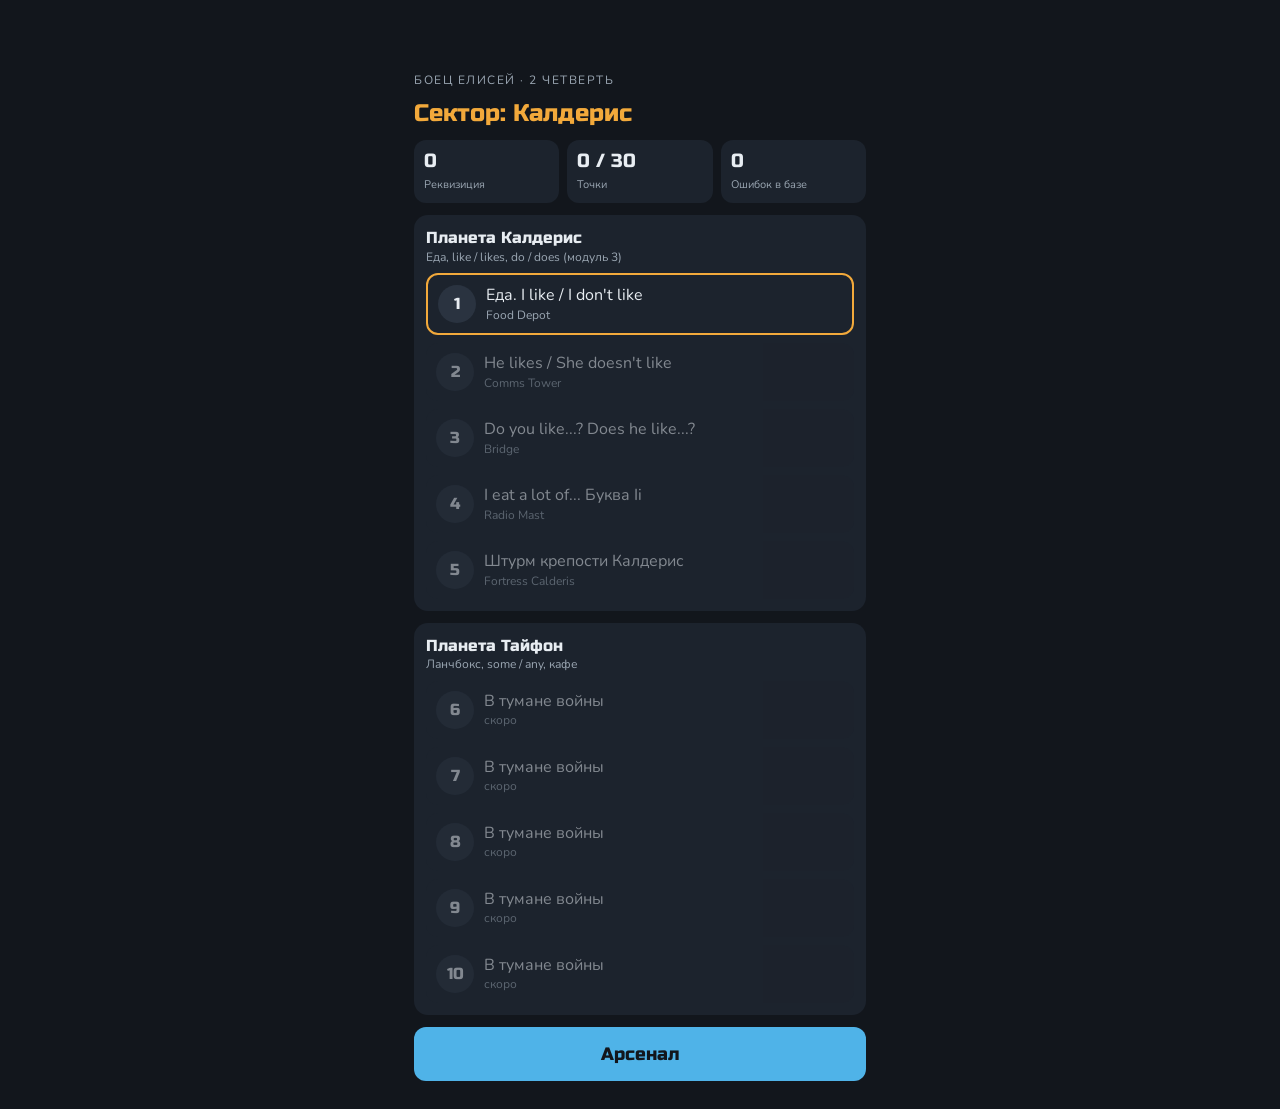
<file: index.html>
<!doctype html>
<html lang="ru">
<head>
<meta charset="utf-8">
<meta name="viewport" content="width=device-width,initial-scale=1,viewport-fit=cover">
<meta name="theme-color" content="#12161C">
<link rel="preconnect" href="https://fonts.googleapis.com"><link rel="stylesheet" href="https://fonts.googleapis.com/css2?family=Russo+One&family=Nunito:wght@400;700&display=swap">
<title>Миссия: 2 четверть</title>
<script>window.M2_VERSION='2';document.write('<link rel="stylesheet" href="game/style.css?v='+window.M2_VERSION+'">');</script>
</head>
<body>
<div id="app"></div>
<script>document.write('<script src="game/engine.js?v='+window.M2_VERSION+'"><\/script>');</script>
</body>
</html>
</file>
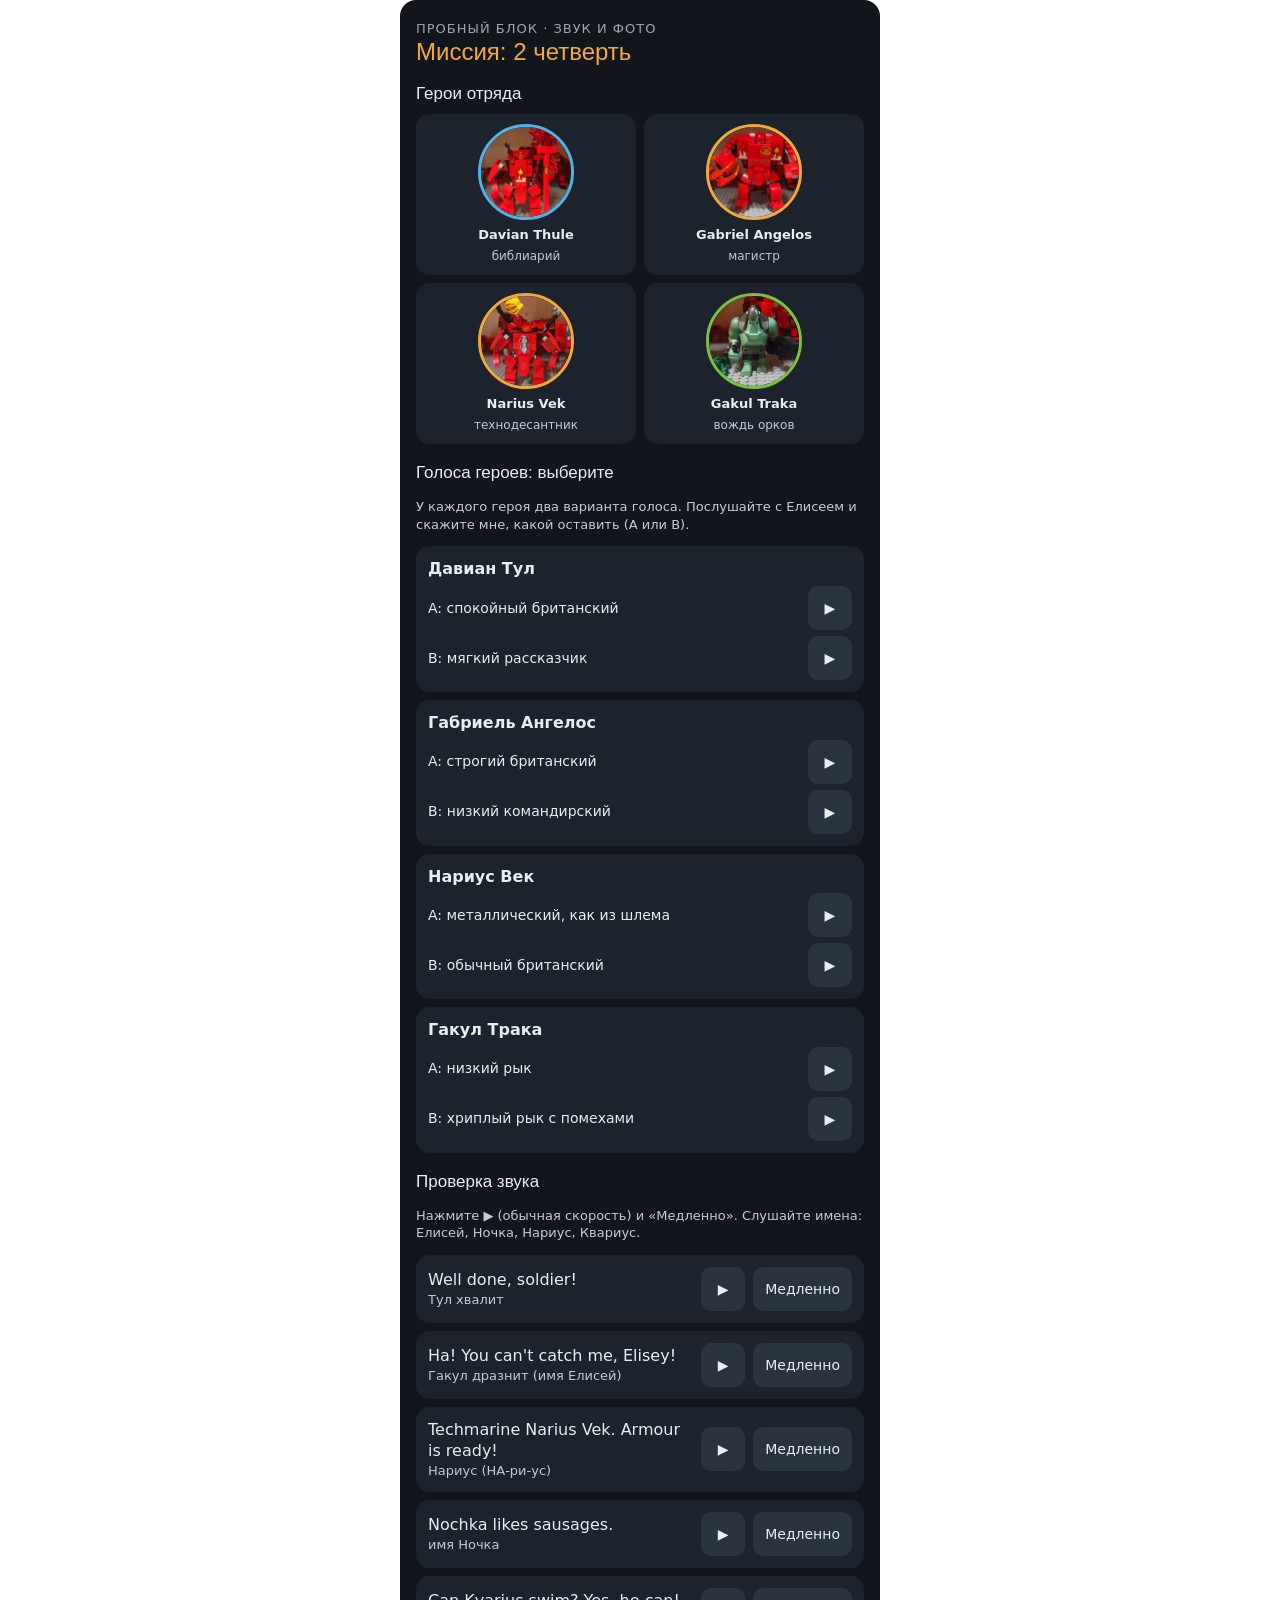
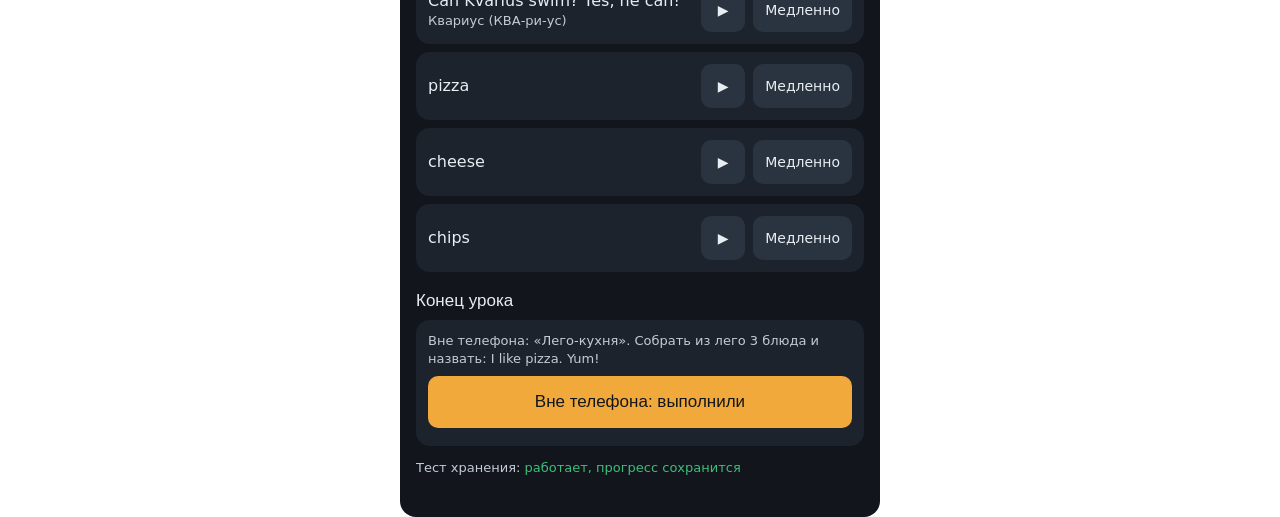
<file: pilot/index.html>
<!doctype html><html lang="ru"><head><meta charset="utf-8"><meta name="viewport" content="width=device-width,initial-scale=1"><title>Миссия: 2 четверть (проба)</title></head><body style="margin:0;background:#fff"><div id="m2"></div><script src="pilot.js?v=3"></script></body></html>
</file>
<file: game/style.css>
:root{--bg:#12161C;--panel:#1C232D;--panel2:#232C38;--line:#2A3340;--text:#E8EDF2;--muted:#9AA6B2;--soft:#C3CCD5;--gold:#F2A93B;--blue:#4FB3E8;--green:#3DBE7A;--ork:#7BC043;--red:#F07167}
*{box-sizing:border-box;-webkit-tap-highlight-color:transparent}
html,body{margin:0;background:var(--bg);color:var(--text);font-family:Nunito,system-ui,-apple-system,"Segoe UI",Roboto,sans-serif;line-height:1.35}
#app{max-width:480px;margin:0 auto;min-height:100vh;padding:14px 14px 28px;display:flex;flex-direction:column;gap:12px}
h1,h2,.hd{font-family:"Russo One",Impact,"Arial Black",sans-serif;font-weight:400;margin:0}
h1{font-size:24px;color:var(--gold);line-height:1.15}
h2{font-size:18px}
.sub{font-size:12px;color:var(--muted);letter-spacing:1.5px;text-transform:uppercase}
.note{font-size:14px;color:var(--soft)}
.card{background:var(--panel);border-radius:14px;padding:12px}
.row{display:flex;align-items:center;gap:8px}
.grow{flex:1;min-width:0}
button,.btn{font-family:inherit;font-size:15px;border:0;border-radius:12px;min-height:46px;padding:0 14px;cursor:pointer;color:var(--text);background:var(--line);text-decoration:none;display:inline-flex;align-items:center;justify-content:center;gap:6px}
button:active{transform:scale(.98)}
.big{width:100%;min-height:54px;font-family:"Russo One",Impact,sans-serif;font-size:18px;background:var(--gold);color:#12161C}
.big.blue{background:var(--blue)}
.big.green{background:var(--green);color:#0d1f15}
.big:disabled{opacity:.45}
.ico{width:46px;padding:0;flex:0 0 46px}
.topbar{display:flex;align-items:center;gap:8px;padding-right:0}
.prog{height:8px;border-radius:4px;background:var(--line);overflow:hidden}
.prog i{display:block;height:100%;background:var(--gold);transition:width .3s}
.stats{display:grid;grid-template-columns:repeat(3,minmax(0,1fr));gap:8px}
.stat{background:var(--panel);border-radius:12px;padding:8px 10px}
.stat b{display:block;font-family:"Russo One",Impact,sans-serif;font-size:19px;font-weight:400}
.stat span{font-size:11px;color:var(--muted)}
.hero{display:flex;gap:10px;align-items:flex-start}
.hero img{width:56px;height:56px;border-radius:50%;object-fit:cover;border:3px solid var(--blue);flex:0 0 56px;background:#000}
.hero.ork img{border-color:var(--ork)} .hero.gold img{border-color:var(--gold)}
.say{background:var(--panel2);border-radius:4px 14px 14px 14px;padding:9px 12px;flex:1}
.say .who{font-size:12px;color:var(--blue)} .hero.ork .who{color:var(--ork)} .hero.gold .who{color:var(--gold)}
.say .en{font-size:16px} .say .ru{font-size:13px;color:var(--soft)}
.q{font-family:"Russo One",Impact,sans-serif;font-size:21px;line-height:1.25}
.choices{display:grid;gap:8px}
.choices.two{grid-template-columns:repeat(2,minmax(0,1fr))}
.choice{min-height:56px;font-size:17px;background:var(--panel);border:2px solid var(--line);justify-content:center;text-align:center;padding:6px 10px}
.choice.pic{font-size:44px;min-height:84px}
.choice.ok{border-color:var(--green);background:#173326}
.choice.no{border-color:var(--red);background:#2a1e22}
.letters{display:flex;flex-wrap:wrap;gap:8px;justify-content:center}
.letter{min-width:46px;font-size:20px;font-family:"Russo One",Impact,sans-serif;background:var(--panel2)}
.slots{display:flex;flex-wrap:wrap;gap:6px;justify-content:center;min-height:52px;padding:6px;border-radius:12px;background:#0d1116;border:2px dashed var(--line)}
.slot{min-width:38px;padding:6px 10px;border-radius:8px;background:var(--gold);color:#12161C;font-family:"Russo One",Impact,sans-serif;font-size:18px}
.slot.w{background:var(--blue)}
.mem{display:grid;grid-template-columns:repeat(3,minmax(0,1fr));gap:8px}
.mem button{min-height:72px;font-size:15px;background:var(--panel2);padding:4px}
.mem button.open{background:#2B3A55}
.mem button.gone{visibility:hidden}
.mem button.pic{font-size:34px}
.bins{display:grid;grid-template-columns:repeat(2,minmax(0,1fr));gap:8px}
.bin{background:#0d1116;border:2px dashed var(--line);border-radius:12px;min-height:110px;padding:8px;display:flex;flex-direction:column;gap:6px;align-items:stretch}
.bin .hd{font-size:16px;text-align:center;color:var(--gold)}
.bin span{background:var(--panel2);border-radius:8px;padding:6px;text-align:center;font-size:14px}
.chip{background:var(--panel2);border:2px solid var(--line)}
.chip.sel{border-color:var(--gold)}
.formula{display:flex;flex-wrap:wrap;gap:6px;font-family:"Russo One",Impact,sans-serif;font-size:18px;align-items:center}
.formula span{background:var(--line);border-radius:8px;padding:6px 10px}
.formula .gold{background:var(--gold);color:#12161C} .formula .blue{background:var(--blue);color:#12161C} .formula .dash{border:2px dashed var(--gold)}
.trap{background:#2a1e22;border-radius:14px;padding:12px}
.bad{color:var(--red);text-decoration:line-through} .good{color:var(--green)}
.toast{position:fixed;left:50%;bottom:18px;transform:translateX(-50%);background:var(--panel2);border:2px solid var(--gold);border-radius:14px;padding:10px 16px;font-size:15px;z-index:50;max-width:92%}
.modal{position:fixed;inset:0;background:rgba(0,0,0,.72);display:flex;align-items:center;justify-content:center;z-index:60;padding:16px}
.modal .box{background:var(--panel);border-radius:16px;padding:16px;width:100%;max-width:380px;max-height:86vh;overflow:auto}
.pin{width:100%;height:54px;font-size:28px;letter-spacing:12px;text-align:center;border-radius:12px;border:2px solid var(--line);background:var(--bg);color:var(--text);margin:10px 0}
textarea{width:100%;min-height:110px;border-radius:12px;border:2px solid var(--line);background:#0d1116;color:var(--text);font-family:inherit;font-size:16px;padding:10px}
input.typ{width:100%;height:54px;border-radius:12px;border:2px solid var(--line);background:#0d1116;color:var(--text);font-size:22px;text-align:center;font-family:"Russo One",Impact,sans-serif;text-transform:lowercase}
.cipher{display:grid;grid-template-columns:repeat(13,minmax(0,1fr));gap:2px;font-size:12px;text-align:center}
.cipher div{background:var(--panel2);border-radius:4px;padding:2px 0;line-height:1.2}
.cipher b{color:var(--gold);display:block}
.lesson-list{display:flex;flex-direction:column;gap:8px}
.ll{display:flex;align-items:center;gap:10px;background:var(--panel);border-radius:12px;padding:10px;text-decoration:none;color:var(--text)}
.ll .num{width:38px;height:38px;border-radius:19px;flex:0 0 38px;display:flex;align-items:center;justify-content:center;font-family:"Russo One",Impact,sans-serif;background:var(--line)}
.ll.done .num{background:var(--gold);color:#12161C} .ll.next{border:2px solid var(--gold)} .ll.lock{opacity:.5}
.small{font-size:12px;color:var(--muted)}
.text{font-size:17px;line-height:1.5}
.gear{display:grid;grid-template-columns:repeat(2,minmax(0,1fr));gap:8px}
.gear button{flex-direction:column;align-items:flex-start;min-height:74px;padding:8px 12px;background:var(--panel2);text-align:left}
.gear button b{font-family:"Russo One",Impact,sans-serif;font-weight:400;font-size:16px}
.gear button.own{background:#173326}
a{color:var(--gold)}
.hide{display:none!important}
.timer{font-family:"Russo One",Impact,sans-serif;font-size:22px;color:var(--gold);text-align:center}
.face{font-size:44px}
</file>
